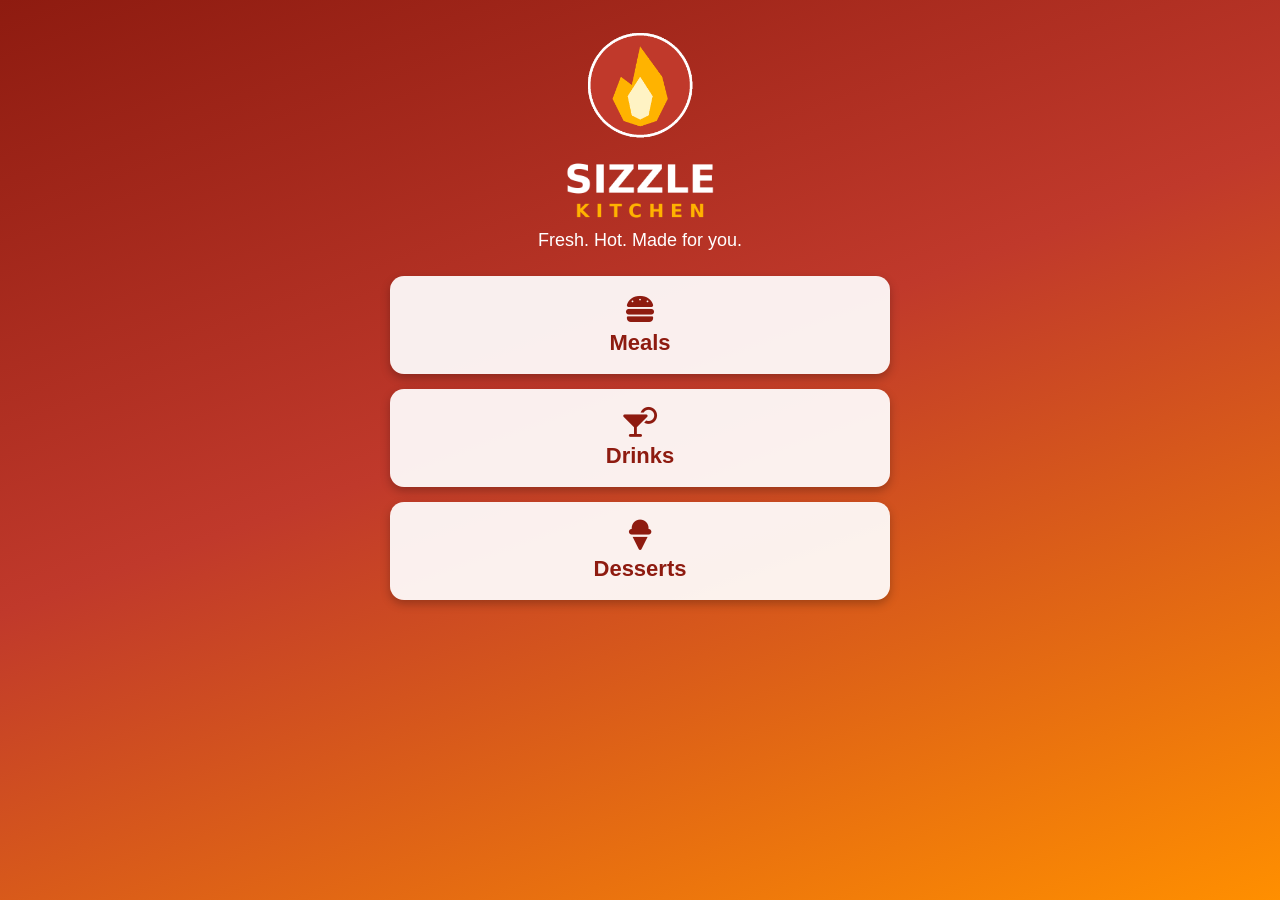
<file: index.html>
<!DOCTYPE html>
<html lang="en">
    <head>
        <meta charset="UTF-8" />
        <meta name="viewport" content="width=device-width, initial-scale=1.0">
        <title>Sizzle Kitchen</title>
        <link rel="stylesheet" href="style.css">
        <link rel="stylesheet" href="https://cdnjs.cloudflare.com/ajax/libs/font-awesome/6.5.1/css/all.min.css">
    </head>
    <body class="body-home">
        <div id="home">
            <img src="images/logo-img.png" id="home-logo-img">
            <img src="images/logo-text.png" id="home-logo-text">
            <p class="tagline">Fresh. Hot. Made for you.</p>
            <div class="home-menu">

                <a href="meals.html" class="home-menu-item">
                    <i class="fa-solid fa-burger"></i>
                    <p>Meals</p>
                </a>

                <a href="drinks.html" class="home-menu-item">
                    <i class="fa-solid fa-martini-glass-citrus"></i>
                    <p>Drinks</p>
                </a>

                <a href="desserts.html" class="home-menu-item">
                    <i class="fa-solid fa-ice-cream"></i>
                    <p>Desserts</p>
                </a>

            </div>
        </div>
    </body>
</html>
</file>
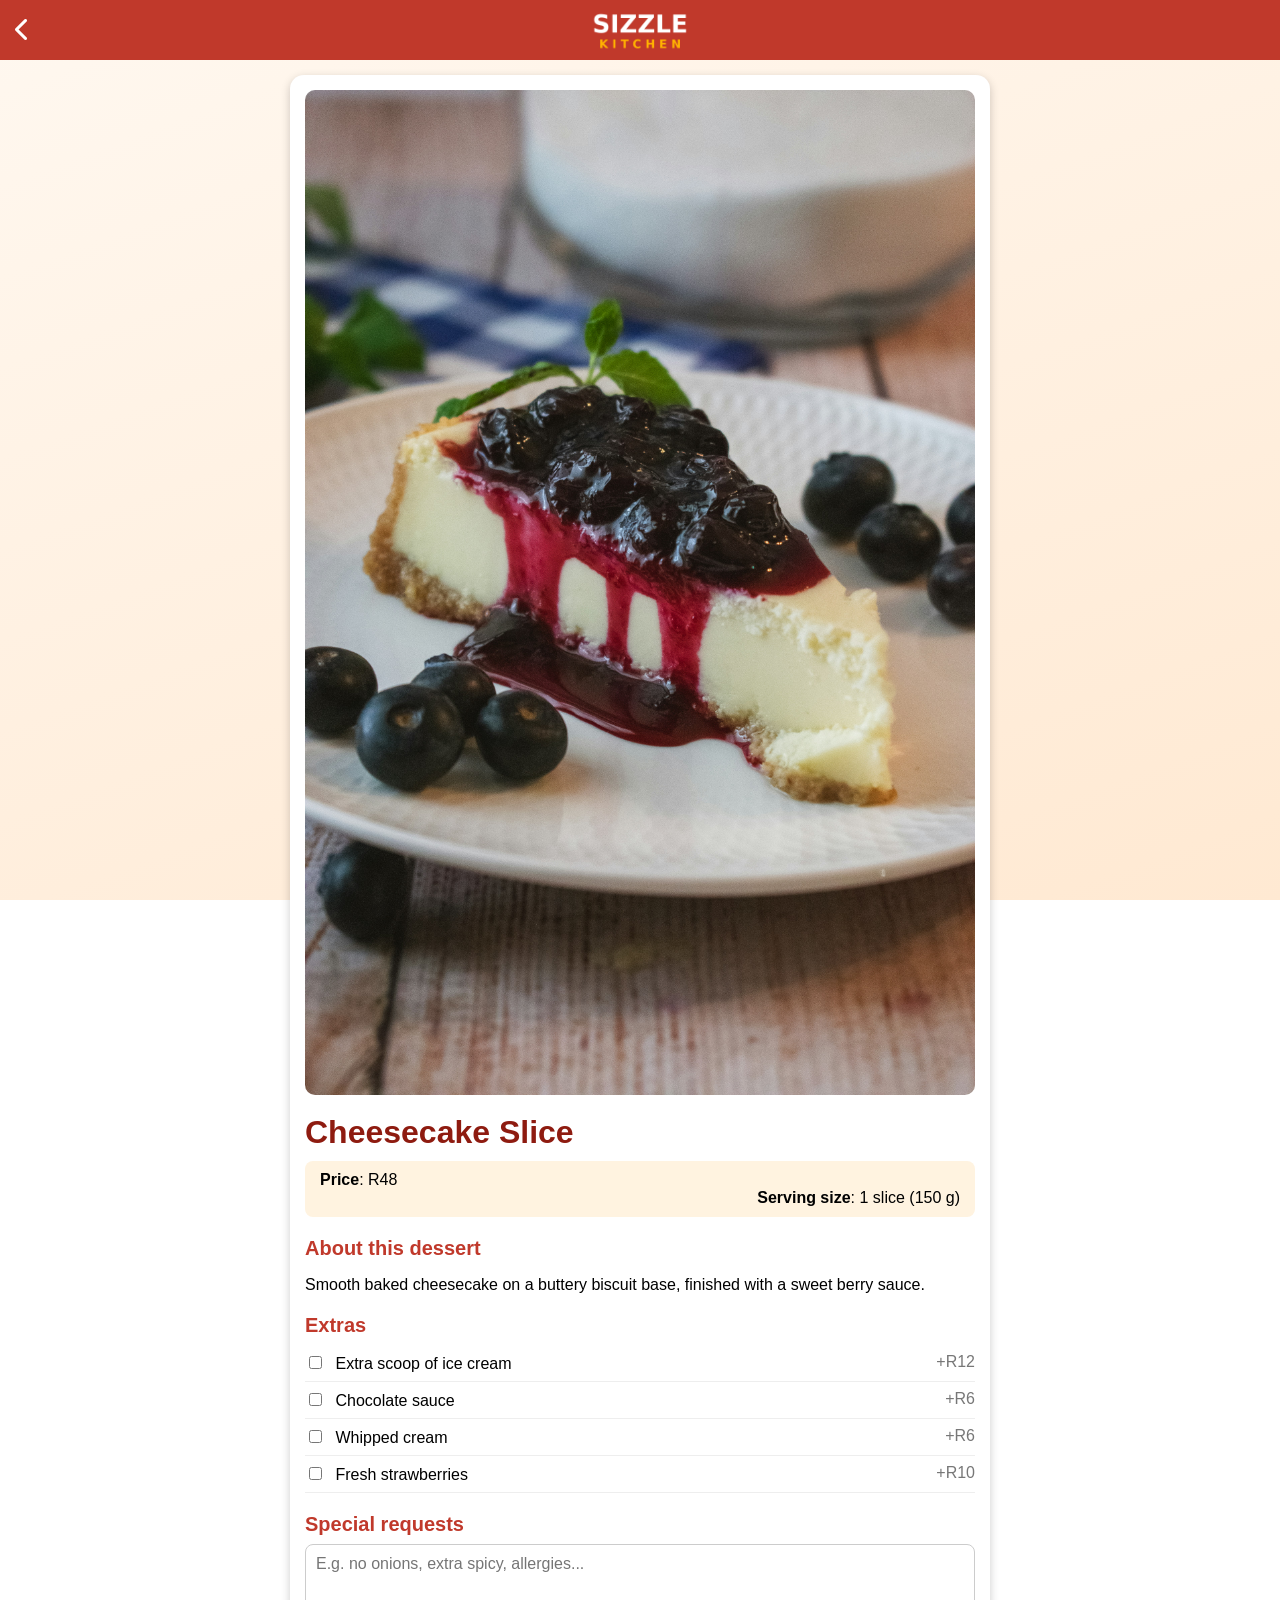
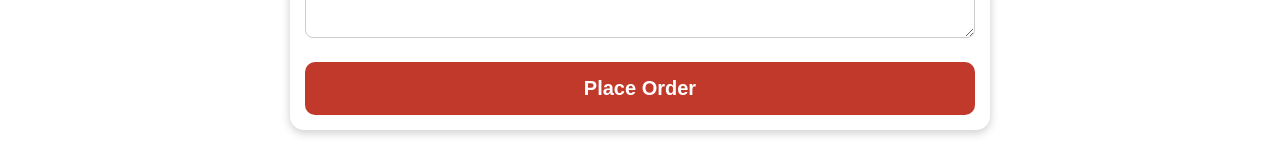
<file: cheesecake.html>
<!DOCTYPE html>
<html lang="en">
    <head>
        <meta charset="UTF-8" />
        <meta name="viewport" content="width=device-width, initial-scale=1.0">
        <title>Sizzle Kitchen | Desserts | Cheesecake Slice</title>
        <link rel="stylesheet" href="style.css">
        <link rel="stylesheet" href="https://cdnjs.cloudflare.com/ajax/libs/font-awesome/6.5.1/css/all.min.css">
    </head>
    <body class="body-recipes">

        <div class="header">
            <a href="desserts.html"><i class="fa-solid fa-chevron-left"></i></a>
            <img src="images/logo-text.png">
        </div>

        <div id="recipe">
            <div class="recipe-details">

                <img src="images/cheesecake.jpg.jpg">
                <h1>Cheesecake Slice</h1>

                <div class="recipe-details-info">
                    <p><b>Price</b>: R48</p>
                    <p style="float: right;"><b>Serving size</b>: 1 slice (150 g)</p>
                </div>

                <div class="recipe-details-about">
                    <h2>About this dessert</h2>
                    <p>Smooth baked cheesecake on a buttery biscuit base, finished with a sweet berry sauce.</p>
                </div>

                <form action="thanks.html">

                    <div class="recipe-details-extras">
                        <h2>Extras</h2>
                        <ul>
                            <li>
                                <input id="extra-01" type="checkbox" name="extras" value="Extra scoop of ice cream">
                                <label for="extra-01">Extra scoop of ice cream</label>
                                <span>+R12</span>
                            </li>
                            <li>
                                <input id="extra-02" type="checkbox" name="extras" value="Chocolate sauce">
                                <label for="extra-02">Chocolate sauce</label>
                                <span>+R6</span>
                            </li>
                            <li>
                                <input id="extra-03" type="checkbox" name="extras" value="Whipped cream">
                                <label for="extra-03">Whipped cream</label>
                                <span>+R6</span>
                            </li>
                            <li>
                                <input id="extra-04" type="checkbox" name="extras" value="Fresh strawberries">
                                <label for="extra-04">Fresh strawberries</label>
                                <span>+R10</span>
                            </li>
                        </ul>
                    </div>

                    <div class="recipe-details-notes">
                        <h2>Special requests</h2>
                        <textarea name="notes" rows="4" placeholder="E.g. no onions, extra spicy, allergies..."></textarea>
                    </div>

                    <button type="submit" class="order-button">Place Order</button>

                </form>

            </div>
        </div>

    </body>
</html>
</file>
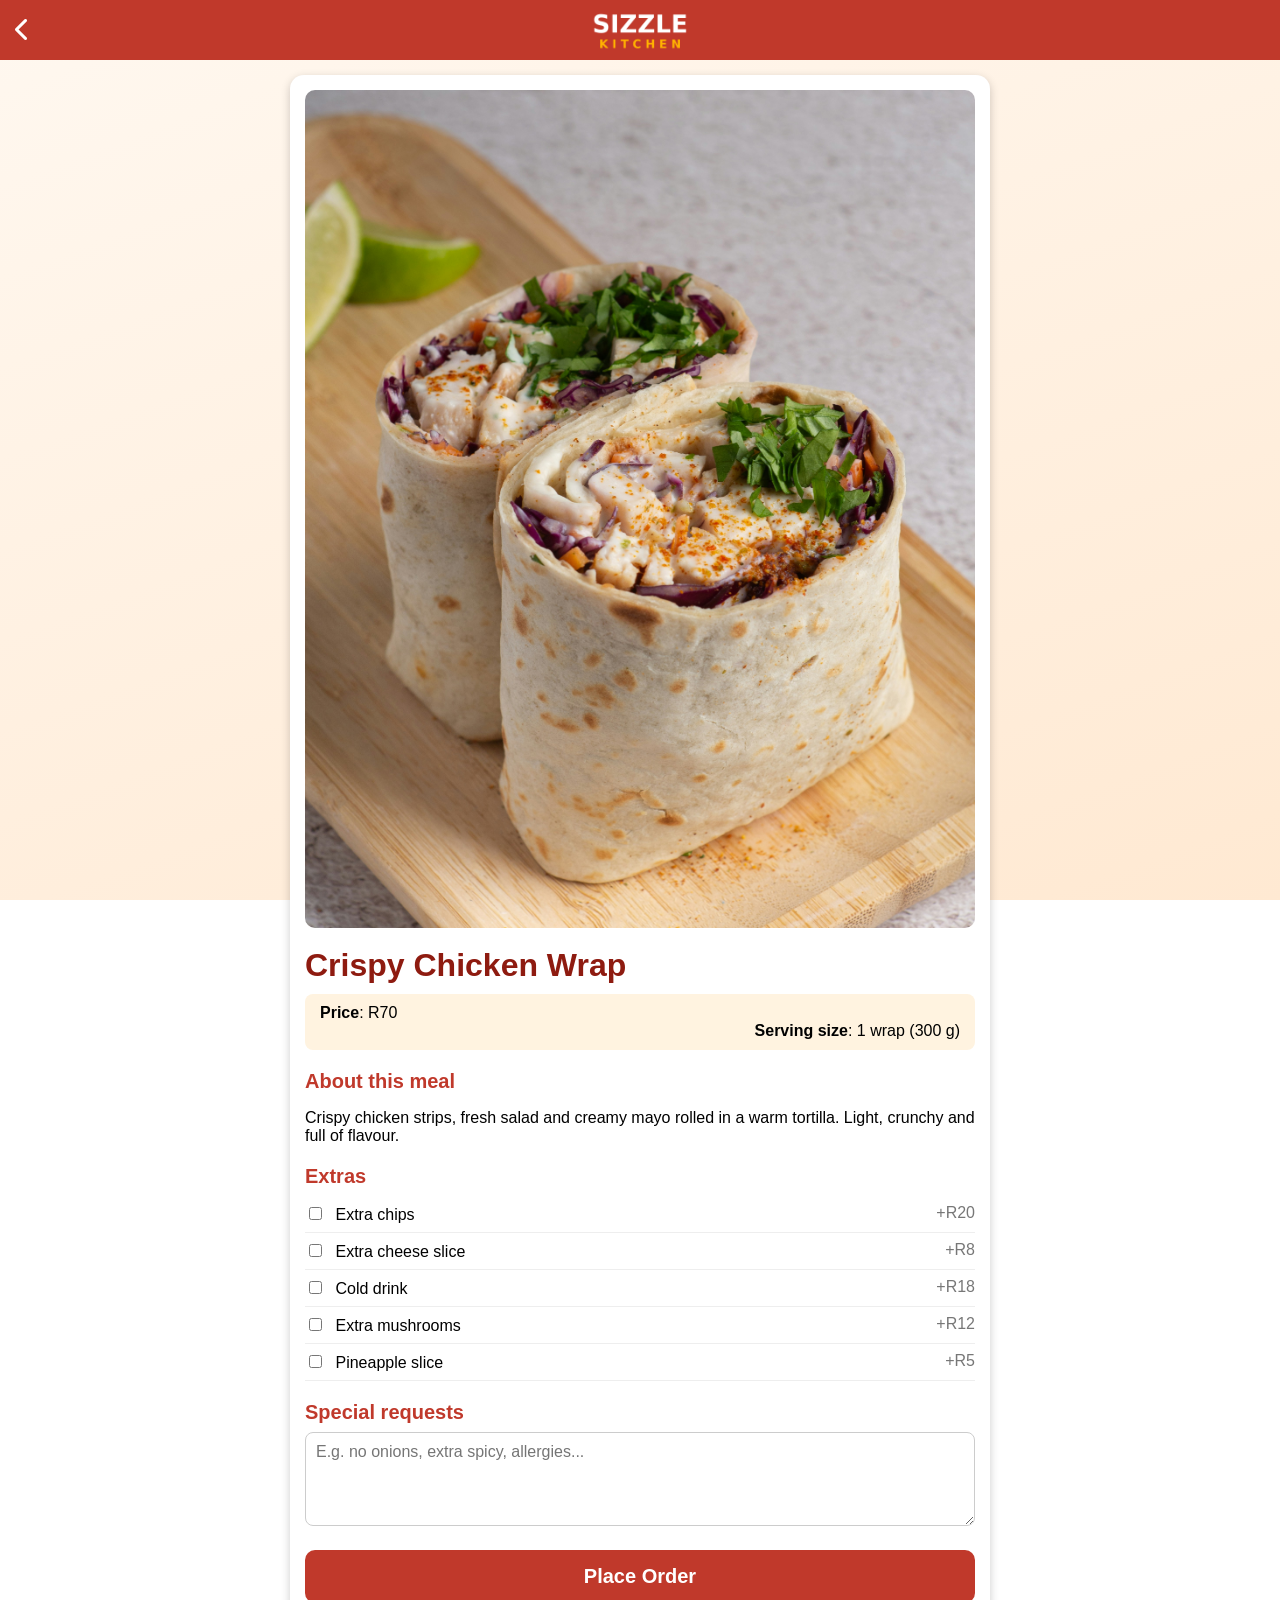
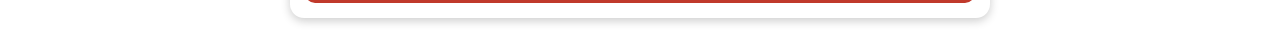
<file: chicken-wrap.html>
<!DOCTYPE html>
<html lang="en">
    <head>
        <meta charset="UTF-8" />
        <meta name="viewport" content="width=device-width, initial-scale=1.0">
        <title>Sizzle Kitchen | Meals | Crispy Chicken Wrap</title>
        <link rel="stylesheet" href="style.css">
        <link rel="stylesheet" href="https://cdnjs.cloudflare.com/ajax/libs/font-awesome/6.5.1/css/all.min.css">
    </head>
    <body class="body-recipes">

        <div class="header">
            <a href="meals.html"><i class="fa-solid fa-chevron-left"></i></a>
            <img src="images/logo-text.png">
        </div>

        <div id="recipe">
            <div class="recipe-details">

                <img src="images/chicken-wrap.jpg.jpg">
                <h1>Crispy Chicken Wrap</h1>

                <div class="recipe-details-info">
                    <p><b>Price</b>: R70</p>
                    <p style="float: right;"><b>Serving size</b>: 1 wrap (300 g)</p>
                </div>

                <div class="recipe-details-about">
                    <h2>About this meal</h2>
                    <p>Crispy chicken strips, fresh salad and creamy mayo rolled in a warm tortilla. Light, crunchy and full of flavour.</p>
                </div>

                <form action="thanks.html">

                    <div class="recipe-details-extras">
                        <h2>Extras</h2>
                        <ul>
                            <li>
                                <input id="extra-01" type="checkbox" name="extras" value="Extra chips">
                                <label for="extra-01">Extra chips</label>
                                <span>+R20</span>
                            </li>
                            <li>
                                <input id="extra-02" type="checkbox" name="extras" value="Extra cheese slice">
                                <label for="extra-02">Extra cheese slice</label>
                                <span>+R8</span>
                            </li>
                            <li>
                                <input id="extra-03" type="checkbox" name="extras" value="Cold drink">
                                <label for="extra-03">Cold drink</label>
                                <span>+R18</span>
                            </li>
                            <li>
                                <input id="extra-04" type="checkbox" name="extras" value="Extra mushrooms">
                                <label for="extra-04">Extra mushrooms</label>
                                <span>+R12</span>
                            </li>
                            <li>
                                <input id="extra-05" type="checkbox" name="extras" value="Pineapple slice">
                                <label for="extra-05">Pineapple slice</label>
                                <span>+R5</span>
                            </li>
                        </ul>
                    </div>

                    <div class="recipe-details-notes">
                        <h2>Special requests</h2>
                        <textarea name="notes" rows="4" placeholder="E.g. no onions, extra spicy, allergies..."></textarea>
                    </div>

                    <button type="submit" class="order-button">Place Order</button>

                </form>

            </div>
        </div>

    </body>
</html>
</file>
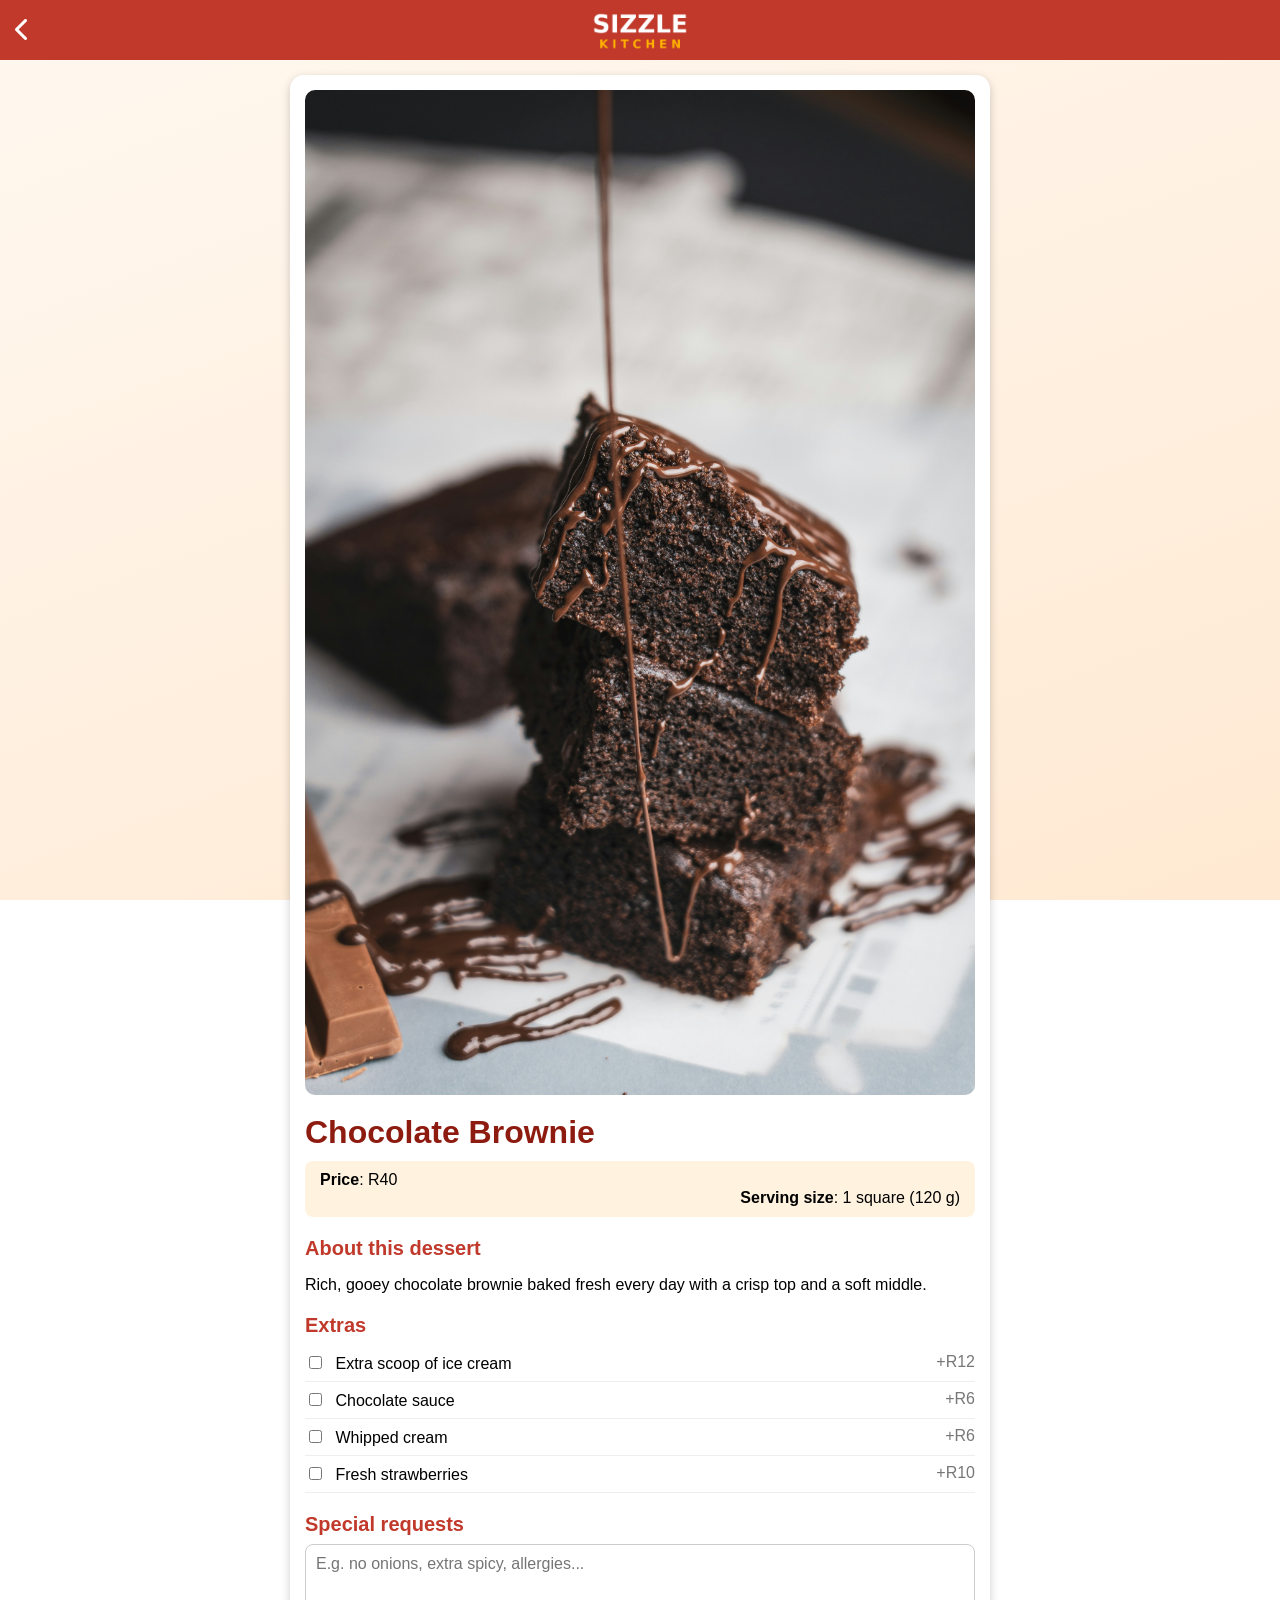
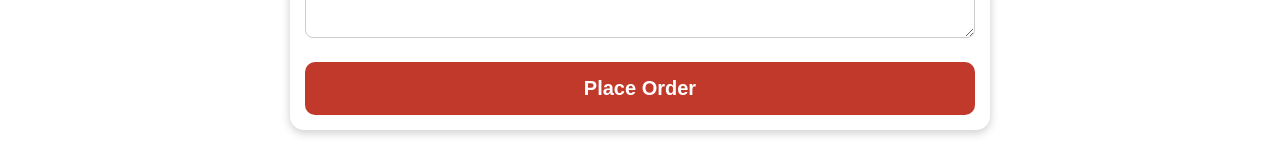
<file: chocolate-brownie.html>
<!DOCTYPE html>
<html lang="en">
    <head>
        <meta charset="UTF-8" />
        <meta name="viewport" content="width=device-width, initial-scale=1.0">
        <title>Sizzle Kitchen | Desserts | Chocolate Brownie</title>
        <link rel="stylesheet" href="style.css">
        <link rel="stylesheet" href="https://cdnjs.cloudflare.com/ajax/libs/font-awesome/6.5.1/css/all.min.css">
    </head>
    <body class="body-recipes">

        <div class="header">
            <a href="desserts.html"><i class="fa-solid fa-chevron-left"></i></a>
            <img src="images/logo-text.png">
        </div>

        <div id="recipe">
            <div class="recipe-details">

                <img src="images/chocolate-brownie.jpg.jpg">
                <h1>Chocolate Brownie</h1>

                <div class="recipe-details-info">
                    <p><b>Price</b>: R40</p>
                    <p style="float: right;"><b>Serving size</b>: 1 square (120 g)</p>
                </div>

                <div class="recipe-details-about">
                    <h2>About this dessert</h2>
                    <p>Rich, gooey chocolate brownie baked fresh every day with a crisp top and a soft middle.</p>
                </div>

                <form action="thanks.html">

                    <div class="recipe-details-extras">
                        <h2>Extras</h2>
                        <ul>
                            <li>
                                <input id="extra-01" type="checkbox" name="extras" value="Extra scoop of ice cream">
                                <label for="extra-01">Extra scoop of ice cream</label>
                                <span>+R12</span>
                            </li>
                            <li>
                                <input id="extra-02" type="checkbox" name="extras" value="Chocolate sauce">
                                <label for="extra-02">Chocolate sauce</label>
                                <span>+R6</span>
                            </li>
                            <li>
                                <input id="extra-03" type="checkbox" name="extras" value="Whipped cream">
                                <label for="extra-03">Whipped cream</label>
                                <span>+R6</span>
                            </li>
                            <li>
                                <input id="extra-04" type="checkbox" name="extras" value="Fresh strawberries">
                                <label for="extra-04">Fresh strawberries</label>
                                <span>+R10</span>
                            </li>
                        </ul>
                    </div>

                    <div class="recipe-details-notes">
                        <h2>Special requests</h2>
                        <textarea name="notes" rows="4" placeholder="E.g. no onions, extra spicy, allergies..."></textarea>
                    </div>

                    <button type="submit" class="order-button">Place Order</button>

                </form>

            </div>
        </div>

    </body>
</html>
</file>
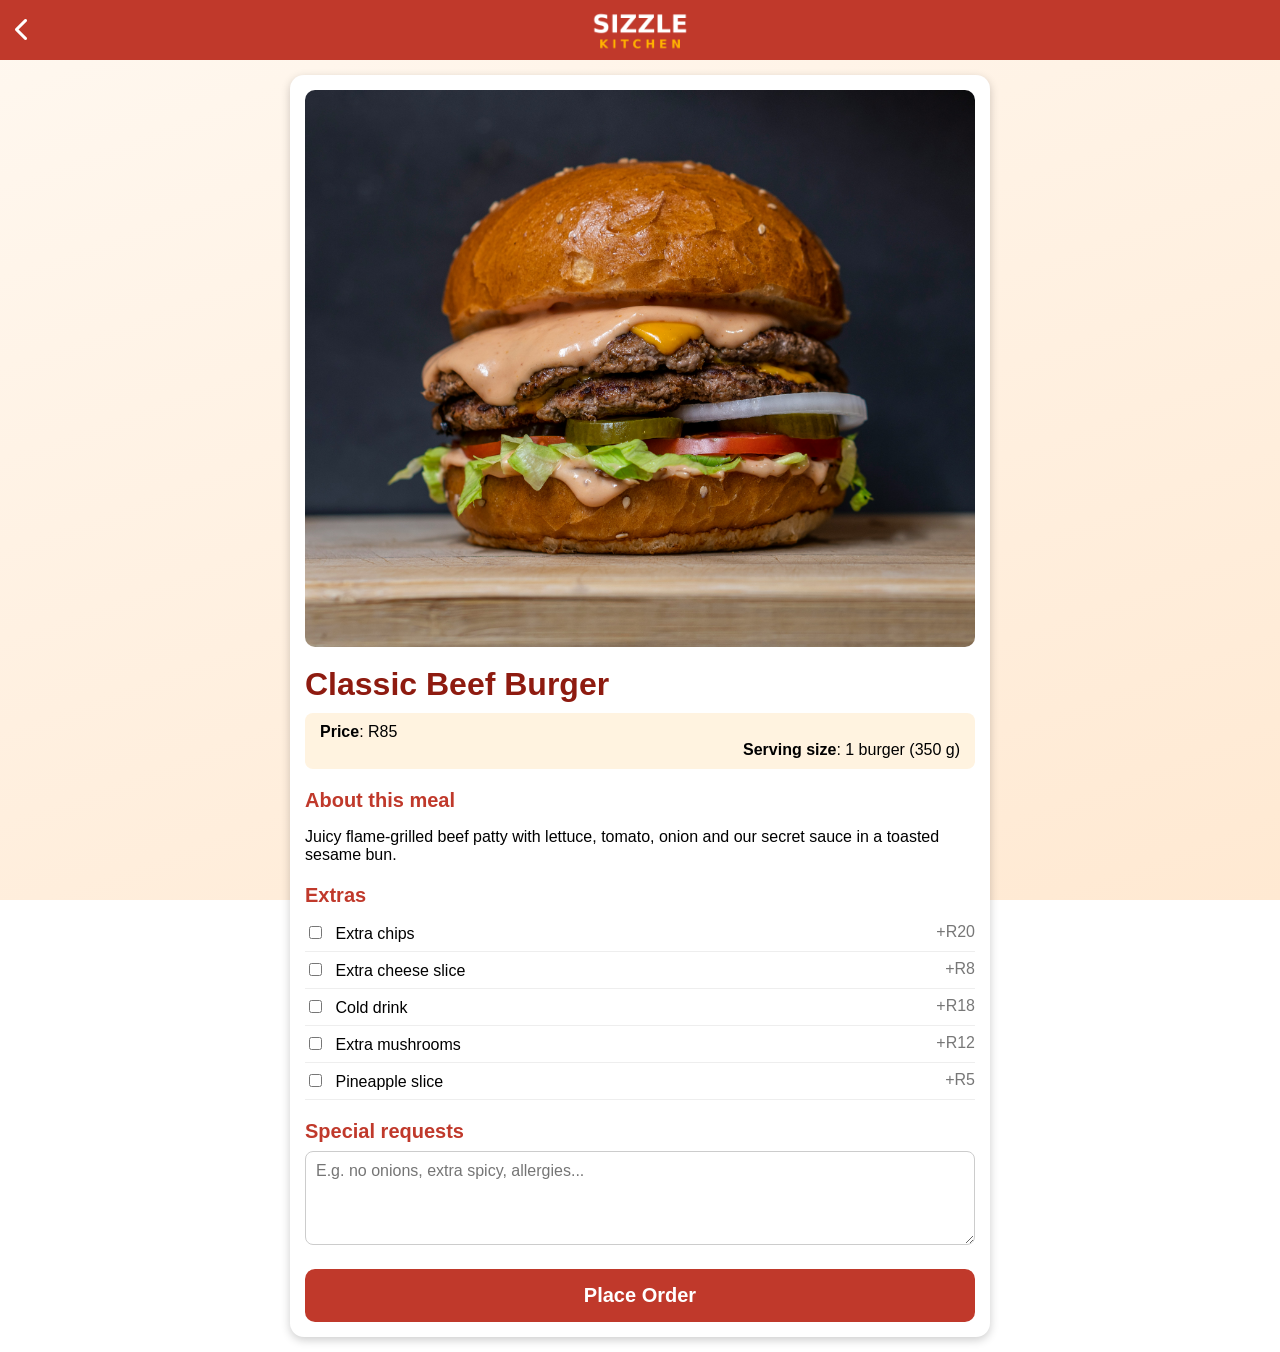
<file: classic-burger.html>
<!DOCTYPE html>
<html lang="en">
    <head>
        <meta charset="UTF-8" />
        <meta name="viewport" content="width=device-width, initial-scale=1.0">
        <title>Sizzle Kitchen | Meals | Classic Beef Burger</title>
        <link rel="stylesheet" href="style.css">
        <link rel="stylesheet" href="https://cdnjs.cloudflare.com/ajax/libs/font-awesome/6.5.1/css/all.min.css">
    </head>
    <body class="body-recipes">

        <div class="header">
            <a href="meals.html"><i class="fa-solid fa-chevron-left"></i></a>
            <img src="images/logo-text.png">
        </div>

        <div id="recipe">
            <div class="recipe-details">

                <img src="images/classic-burger.jpg.jpg">
                <h1>Classic Beef Burger</h1>

                <div class="recipe-details-info">
                    <p><b>Price</b>: R85</p>
                    <p style="float: right;"><b>Serving size</b>: 1 burger (350 g)</p>
                </div>

                <div class="recipe-details-about">
                    <h2>About this meal</h2>
                    <p>Juicy flame-grilled beef patty with lettuce, tomato, onion and our secret sauce in a toasted sesame bun.</p>
                </div>

                <form action="thanks.html">

                    <div class="recipe-details-extras">
                        <h2>Extras</h2>
                        <ul>
                            <li>
                                <input id="extra-01" type="checkbox" name="extras" value="Extra chips">
                                <label for="extra-01">Extra chips</label>
                                <span>+R20</span>
                            </li>
                            <li>
                                <input id="extra-02" type="checkbox" name="extras" value="Extra cheese slice">
                                <label for="extra-02">Extra cheese slice</label>
                                <span>+R8</span>
                            </li>
                            <li>
                                <input id="extra-03" type="checkbox" name="extras" value="Cold drink">
                                <label for="extra-03">Cold drink</label>
                                <span>+R18</span>
                            </li>
                            <li>
                                <input id="extra-04" type="checkbox" name="extras" value="Extra mushrooms">
                                <label for="extra-04">Extra mushrooms</label>
                                <span>+R12</span>
                            </li>
                            <li>
                                <input id="extra-05" type="checkbox" name="extras" value="Pineapple slice">
                                <label for="extra-05">Pineapple slice</label>
                                <span>+R5</span>
                            </li>
                        </ul>
                    </div>

                    <div class="recipe-details-notes">
                        <h2>Special requests</h2>
                        <textarea name="notes" rows="4" placeholder="E.g. no onions, extra spicy, allergies..."></textarea>
                    </div>

                    <button type="submit" class="order-button">Place Order</button>

                </form>

            </div>
        </div>

    </body>
</html>
</file>
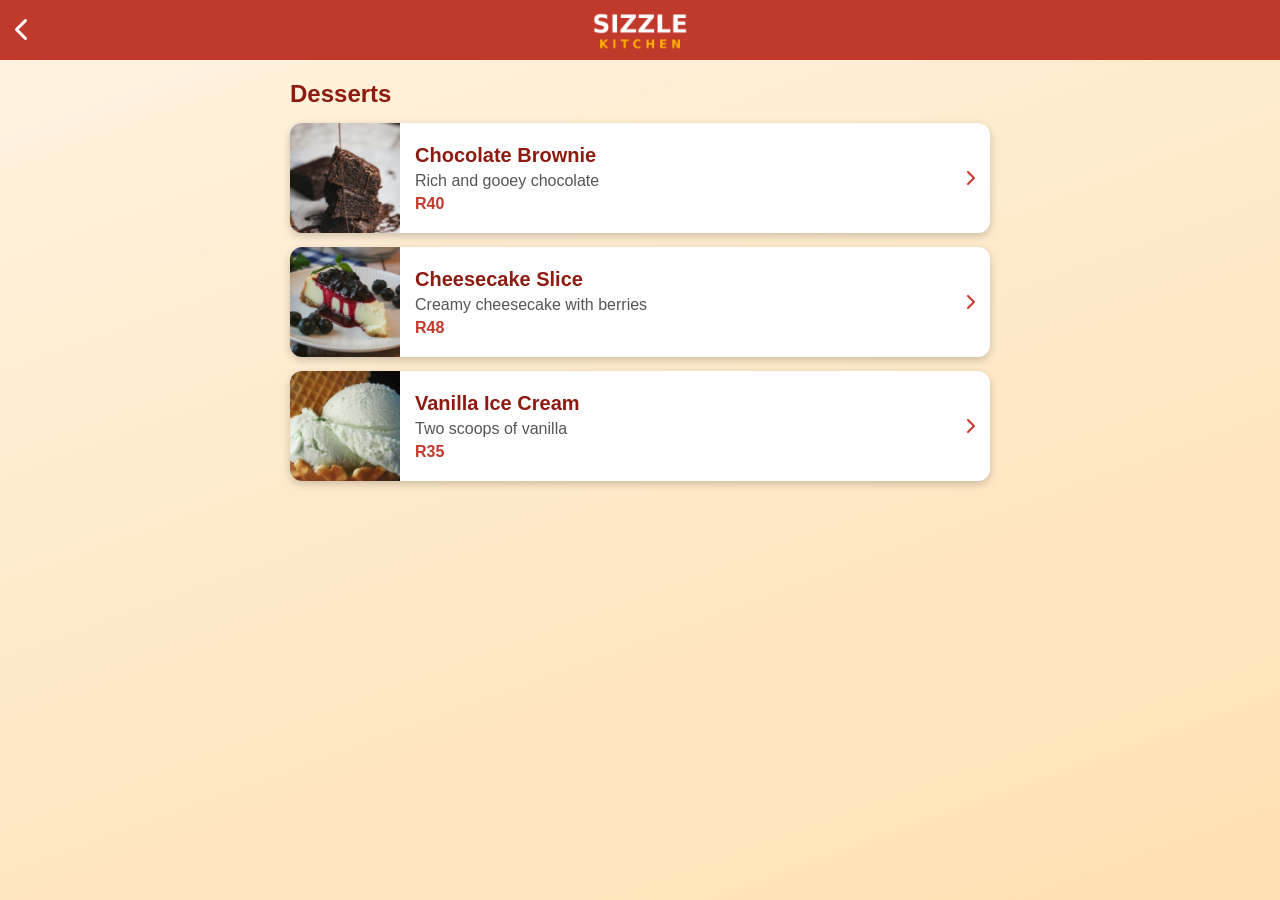
<file: desserts.html>
<!DOCTYPE html>
<html lang="en">
    <head>
        <meta charset="UTF-8" />
        <meta name="viewport" content="width=device-width, initial-scale=1.0">
        <title>Sizzle Kitchen | Desserts</title>
        <link rel="stylesheet" href="style.css">
        <link rel="stylesheet" href="https://cdnjs.cloudflare.com/ajax/libs/font-awesome/6.5.1/css/all.min.css">
    </head>
    <body class="body-meals">

        <div class="header">
            <a href="index.html"><i class="fa-solid fa-chevron-left"></i></a>
            <img src="images/logo-text.png">
        </div>

        <div id="meals">
            <h2>Desserts</h2>
            <div id="meals-list">

                <a href="chocolate-brownie.html">
                    <div class="meals-list-item">
                        <img src="images/chocolate-brownie.jpg.jpg">
                        <div class="meals-list-text">
                            <h1>Chocolate Brownie</h1>
                            <p>Rich and gooey chocolate</p>
                            <p class="price">R40</p>
                        </div>
                        <i class="fa-solid fa-chevron-right arrow"></i>
                    </div>
                </a>

                <a href="cheesecake.html">
                    <div class="meals-list-item">
                        <img src="images/cheesecake.jpg.jpg">
                        <div class="meals-list-text">
                            <h1>Cheesecake Slice</h1>
                            <p>Creamy cheesecake with berries</p>
                            <p class="price">R48</p>
                        </div>
                        <i class="fa-solid fa-chevron-right arrow"></i>
                    </div>
                </a>

                <a href="vanilla-ice-cream.html">
                    <div class="meals-list-item">
                        <img src="images/vanilla-ice-cream.jpg.jpg">
                        <div class="meals-list-text">
                            <h1>Vanilla Ice Cream</h1>
                            <p>Two scoops of vanilla</p>
                            <p class="price">R35</p>
                        </div>
                        <i class="fa-solid fa-chevron-right arrow"></i>
                    </div>
                </a>

            </div>
        </div>

    </body>
</html>
</file>
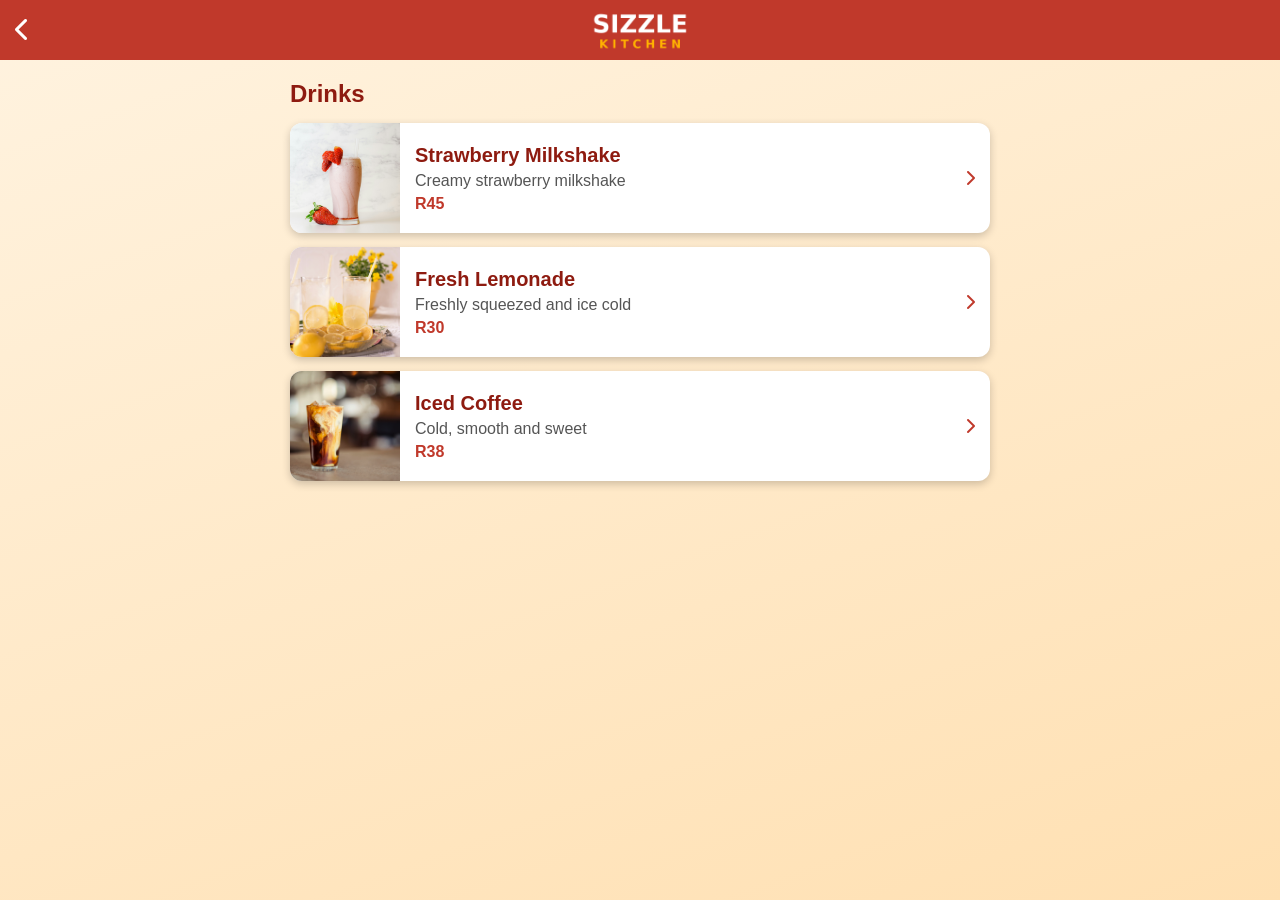
<file: drinks.html>
<!DOCTYPE html>
<html lang="en">
    <head>
        <meta charset="UTF-8" />
        <meta name="viewport" content="width=device-width, initial-scale=1.0">
        <title>Sizzle Kitchen | Drinks</title>
        <link rel="stylesheet" href="style.css">
        <link rel="stylesheet" href="https://cdnjs.cloudflare.com/ajax/libs/font-awesome/6.5.1/css/all.min.css">
    </head>
    <body class="body-meals">

        <div class="header">
            <a href="index.html"><i class="fa-solid fa-chevron-left"></i></a>
            <img src="images/logo-text.png">
        </div>

        <div id="meals">
            <h2>Drinks</h2>
            <div id="meals-list">

                <a href="strawberry-milkshake.html">
                    <div class="meals-list-item">
                        <img src="images/strawberry-milkshake.jpg.jpg">
                        <div class="meals-list-text">
                            <h1>Strawberry Milkshake</h1>
                            <p>Creamy strawberry milkshake</p>
                            <p class="price">R45</p>
                        </div>
                        <i class="fa-solid fa-chevron-right arrow"></i>
                    </div>
                </a>

                <a href="fresh-lemonade.html">
                    <div class="meals-list-item">
                        <img src="images/fresh-lemonade.jpg.jpg">
                        <div class="meals-list-text">
                            <h1>Fresh Lemonade</h1>
                            <p>Freshly squeezed and ice cold</p>
                            <p class="price">R30</p>
                        </div>
                        <i class="fa-solid fa-chevron-right arrow"></i>
                    </div>
                </a>

                <a href="iced-coffee.html">
                    <div class="meals-list-item">
                        <img src="images/iced-coffee.jpg.jpg">
                        <div class="meals-list-text">
                            <h1>Iced Coffee</h1>
                            <p>Cold, smooth and sweet</p>
                            <p class="price">R38</p>
                        </div>
                        <i class="fa-solid fa-chevron-right arrow"></i>
                    </div>
                </a>

            </div>
        </div>

    </body>
</html>
</file>
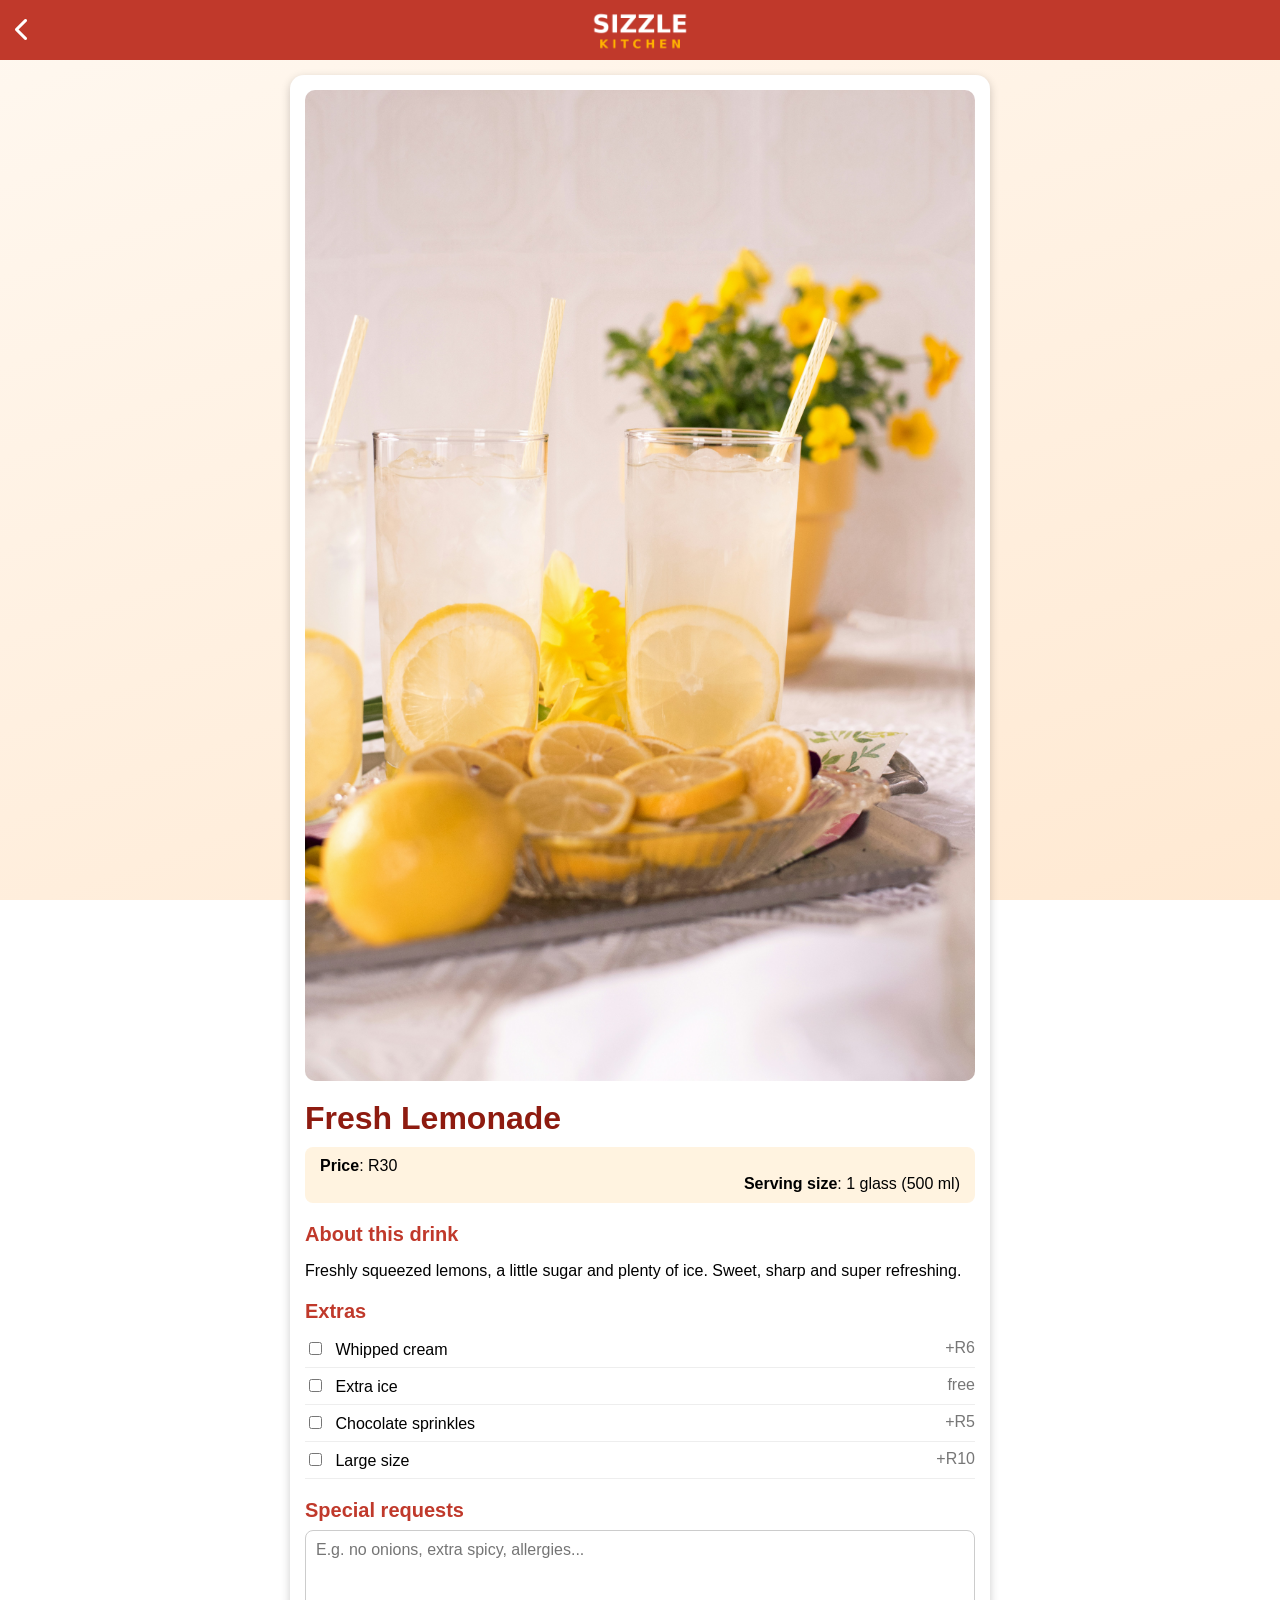
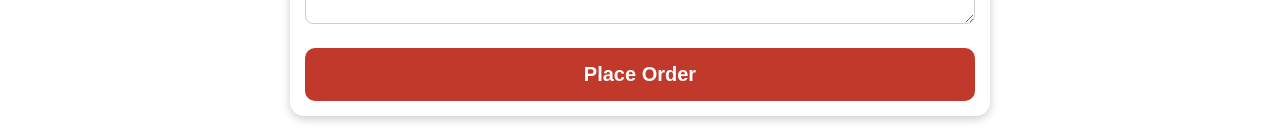
<file: fresh-lemonade.html>
<!DOCTYPE html>
<html lang="en">
    <head>
        <meta charset="UTF-8" />
        <meta name="viewport" content="width=device-width, initial-scale=1.0">
        <title>Sizzle Kitchen | Drinks | Fresh Lemonade</title>
        <link rel="stylesheet" href="style.css">
        <link rel="stylesheet" href="https://cdnjs.cloudflare.com/ajax/libs/font-awesome/6.5.1/css/all.min.css">
    </head>
    <body class="body-recipes">

        <div class="header">
            <a href="drinks.html"><i class="fa-solid fa-chevron-left"></i></a>
            <img src="images/logo-text.png">
        </div>

        <div id="recipe">
            <div class="recipe-details">

                <img src="images/fresh-lemonade.jpg.jpg">
                <h1>Fresh Lemonade</h1>

                <div class="recipe-details-info">
                    <p><b>Price</b>: R30</p>
                    <p style="float: right;"><b>Serving size</b>: 1 glass (500 ml)</p>
                </div>

                <div class="recipe-details-about">
                    <h2>About this drink</h2>
                    <p>Freshly squeezed lemons, a little sugar and plenty of ice. Sweet, sharp and super refreshing.</p>
                </div>

                <form action="thanks.html">

                    <div class="recipe-details-extras">
                        <h2>Extras</h2>
                        <ul>
                            <li>
                                <input id="extra-01" type="checkbox" name="extras" value="Whipped cream">
                                <label for="extra-01">Whipped cream</label>
                                <span>+R6</span>
                            </li>
                            <li>
                                <input id="extra-02" type="checkbox" name="extras" value="Extra ice">
                                <label for="extra-02">Extra ice</label>
                                <span>free</span>
                            </li>
                            <li>
                                <input id="extra-03" type="checkbox" name="extras" value="Chocolate sprinkles">
                                <label for="extra-03">Chocolate sprinkles</label>
                                <span>+R5</span>
                            </li>
                            <li>
                                <input id="extra-04" type="checkbox" name="extras" value="Large size">
                                <label for="extra-04">Large size</label>
                                <span>+R10</span>
                            </li>
                        </ul>
                    </div>

                    <div class="recipe-details-notes">
                        <h2>Special requests</h2>
                        <textarea name="notes" rows="4" placeholder="E.g. no onions, extra spicy, allergies..."></textarea>
                    </div>

                    <button type="submit" class="order-button">Place Order</button>

                </form>

            </div>
        </div>

    </body>
</html>
</file>
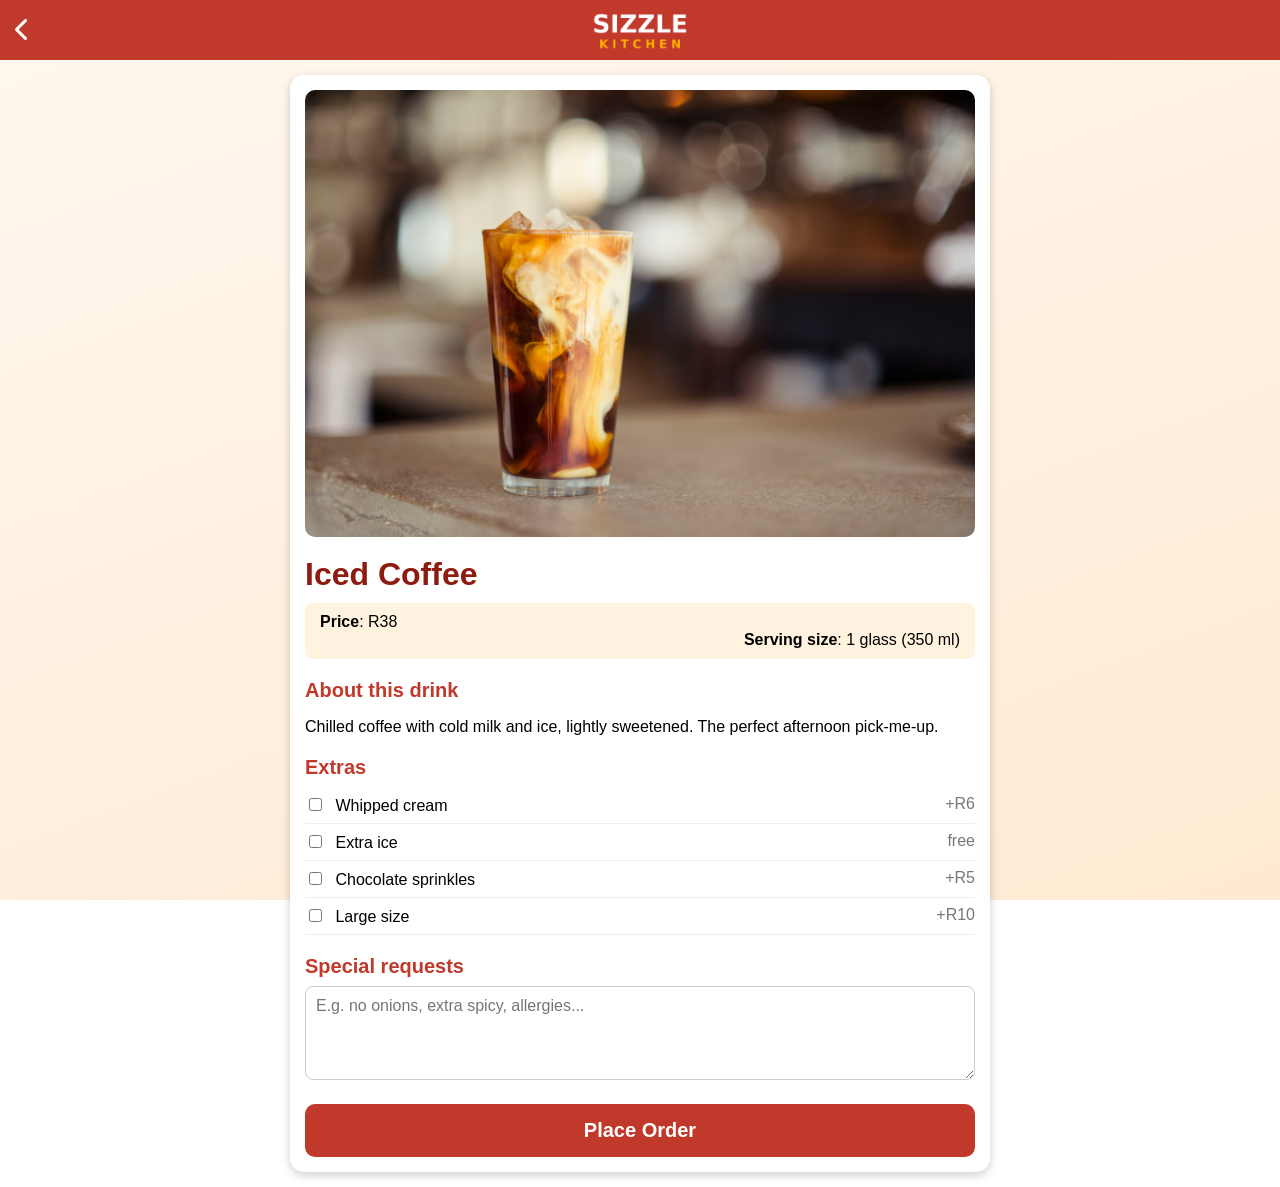
<file: iced-coffee.html>
<!DOCTYPE html>
<html lang="en">
    <head>
        <meta charset="UTF-8" />
        <meta name="viewport" content="width=device-width, initial-scale=1.0">
        <title>Sizzle Kitchen | Drinks | Iced Coffee</title>
        <link rel="stylesheet" href="style.css">
        <link rel="stylesheet" href="https://cdnjs.cloudflare.com/ajax/libs/font-awesome/6.5.1/css/all.min.css">
    </head>
    <body class="body-recipes">

        <div class="header">
            <a href="drinks.html"><i class="fa-solid fa-chevron-left"></i></a>
            <img src="images/logo-text.png">
        </div>

        <div id="recipe">
            <div class="recipe-details">

                <img src="images/iced-coffee.jpg.jpg">
                <h1>Iced Coffee</h1>

                <div class="recipe-details-info">
                    <p><b>Price</b>: R38</p>
                    <p style="float: right;"><b>Serving size</b>: 1 glass (350 ml)</p>
                </div>

                <div class="recipe-details-about">
                    <h2>About this drink</h2>
                    <p>Chilled coffee with cold milk and ice, lightly sweetened. The perfect afternoon pick-me-up.</p>
                </div>

                <form action="thanks.html">

                    <div class="recipe-details-extras">
                        <h2>Extras</h2>
                        <ul>
                            <li>
                                <input id="extra-01" type="checkbox" name="extras" value="Whipped cream">
                                <label for="extra-01">Whipped cream</label>
                                <span>+R6</span>
                            </li>
                            <li>
                                <input id="extra-02" type="checkbox" name="extras" value="Extra ice">
                                <label for="extra-02">Extra ice</label>
                                <span>free</span>
                            </li>
                            <li>
                                <input id="extra-03" type="checkbox" name="extras" value="Chocolate sprinkles">
                                <label for="extra-03">Chocolate sprinkles</label>
                                <span>+R5</span>
                            </li>
                            <li>
                                <input id="extra-04" type="checkbox" name="extras" value="Large size">
                                <label for="extra-04">Large size</label>
                                <span>+R10</span>
                            </li>
                        </ul>
                    </div>

                    <div class="recipe-details-notes">
                        <h2>Special requests</h2>
                        <textarea name="notes" rows="4" placeholder="E.g. no onions, extra spicy, allergies..."></textarea>
                    </div>

                    <button type="submit" class="order-button">Place Order</button>

                </form>

            </div>
        </div>

    </body>
</html>
</file>
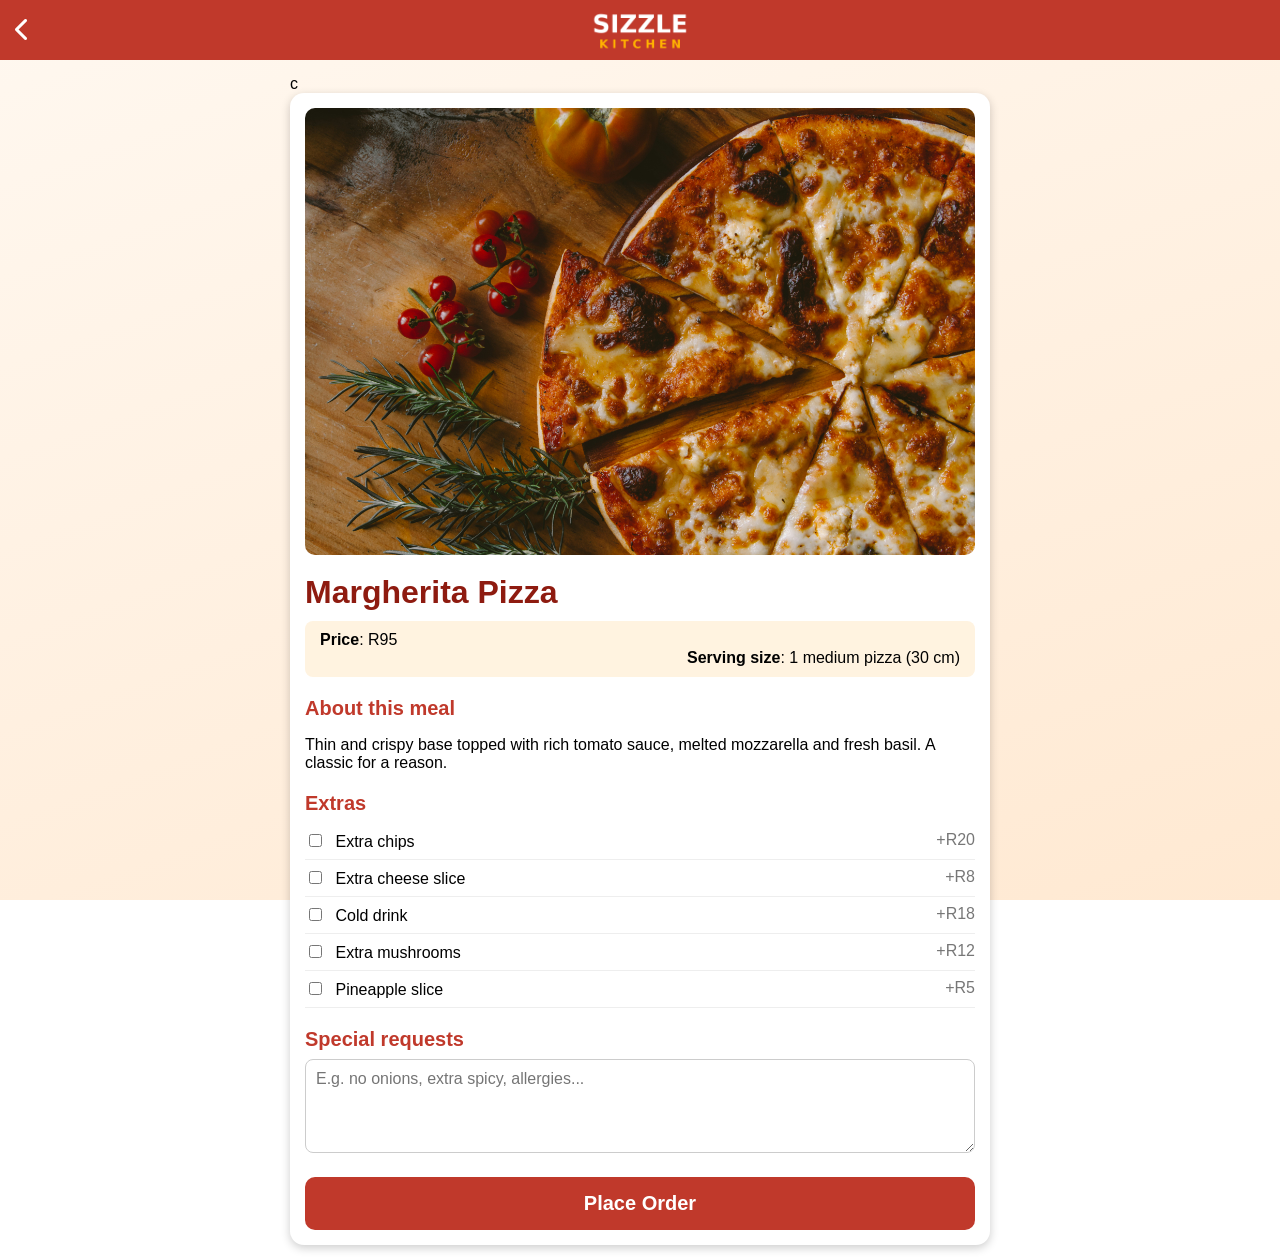
<file: margherita-pizza.html>
<!DOCTYPE html>
<html lang="en">
    <head>
        <meta charset="UTF-8" />
        <meta name="viewport" content="width=device-width, initial-scale=1.0">
        <title>Sizzle Kitchen | Meals | Margherita Pizza</title>
        <link rel="stylesheet" href="style.css">
        <link rel="stylesheet" href="https://cdnjs.cloudflare.com/ajax/libs/font-awesome/6.5.1/css/all.min.css">
    </head>
    <body class="body-recipes">

        <div class="header">
            <a href="meals.html"><i class="fa-solid fa-chevron-left"></i></a>
            <img src="images/logo-text.png">
        </div>

        <div id="recipe">
            c<div class="recipe-details">

                <img src="images/margherita-pizza.jpg.jpg">
                <h1>Margherita Pizza</h1>

                <div class="recipe-details-info">
                    <p><b>Price</b>: R95</p>
                    <p style="float: right;"><b>Serving size</b>: 1 medium pizza (30 cm)</p>
                </div>

                <div class="recipe-details-about">
                    <h2>About this meal</h2>
                    <p>Thin and crispy base topped with rich tomato sauce, melted mozzarella and fresh basil. A classic for a reason.</p>
                </div>

                <form action="thanks.html">

                    <div class="recipe-details-extras">
                        <h2>Extras</h2>
                        <ul>
                            <li>
                                <input id="extra-01" type="checkbox" name="extras" value="Extra chips">
                                <label for="extra-01">Extra chips</label>
                                <span>+R20</span>
                            </li>
                            <li>
                                <input id="extra-02" type="checkbox" name="extras" value="Extra cheese slice">
                                <label for="extra-02">Extra cheese slice</label>
                                <span>+R8</span>
                            </li>
                            <li>
                                <input id="extra-03" type="checkbox" name="extras" value="Cold drink">
                                <label for="extra-03">Cold drink</label>
                                <span>+R18</span>
                            </li>
                            <li>
                                <input id="extra-04" type="checkbox" name="extras" value="Extra mushrooms">
                                <label for="extra-04">Extra mushrooms</label>
                                <span>+R12</span>
                            </li>
                            <li>
                                <input id="extra-05" type="checkbox" name="extras" value="Pineapple slice">
                                <label for="extra-05">Pineapple slice</label>
                                <span>+R5</span>
                            </li>
                        </ul>
                    </div>

                    <div class="recipe-details-notes">
                        <h2>Special requests</h2>
                        <textarea name="notes" rows="4" placeholder="E.g. no onions, extra spicy, allergies..."></textarea>
                    </div>

                    <button type="submit" class="order-button">Place Order</button>

                </form>

            </div>
        </div>

    </body>
</html>
</file>
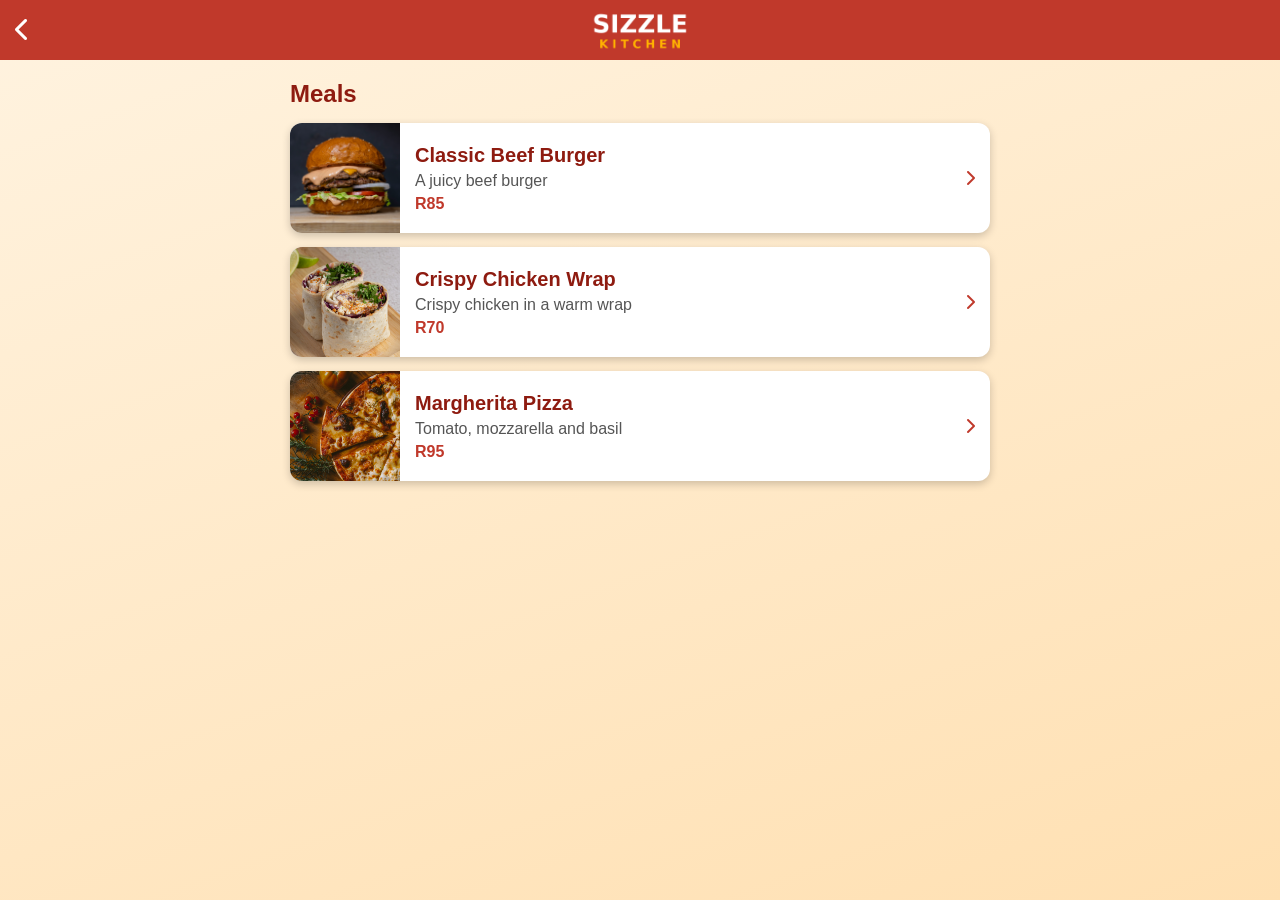
<file: meals.html>
<!DOCTYPE html>
<html lang="en">
    <head>
        <meta charset="UTF-8" />
        <meta name="viewport" content="width=device-width, initial-scale=1.0">
        <title>Sizzle Kitchen | Meals</title>
        <link rel="stylesheet" href="style.css">
        <link rel="stylesheet" href="https://cdnjs.cloudflare.com/ajax/libs/font-awesome/6.5.1/css/all.min.css">
    </head>
    <body class="body-meals">

        <div class="header">
            <a href="index.html"><i class="fa-solid fa-chevron-left"></i></a>
            <img src="images/logo-text.png">
        </div>

        <div id="meals">
            <h2>Meals</h2>
            <div id="meals-list">

                <a href="classic-burger.html">
                    <div class="meals-list-item">
                        <img src="images/classic-burger.jpg.jpg">
                        <div class="meals-list-text">
                            <h1>Classic Beef Burger</h1>
                            <p>A juicy beef burger</p>
                            <p class="price">R85</p>
                        </div>
                        <i class="fa-solid fa-chevron-right arrow"></i>
                    </div>
                </a>

                <a href="chicken-wrap.html">
                    <div class="meals-list-item">
                        <img src="images/chicken-wrap.jpg.jpg">
                        <div class="meals-list-text">
                            <h1>Crispy Chicken Wrap</h1>
                            <p>Crispy chicken in a warm wrap</p>
                            <p class="price">R70</p>
                        </div>
                        <i class="fa-solid fa-chevron-right arrow"></i>
                    </div>
                </a>

                <a href="margherita-pizza.html">
                    <div class="meals-list-item">
                        <img src="images/margherita-pizza.jpg.jpg">
                        <div class="meals-list-text">
                            <h1>Margherita Pizza</h1>
                            <p>Tomato, mozzarella and basil</p>
                            <p class="price">R95</p>
                        </div>
                        <i class="fa-solid fa-chevron-right arrow"></i>
                    </div>
                </a>

            </div>
        </div>

    </body>
</html>
</file>
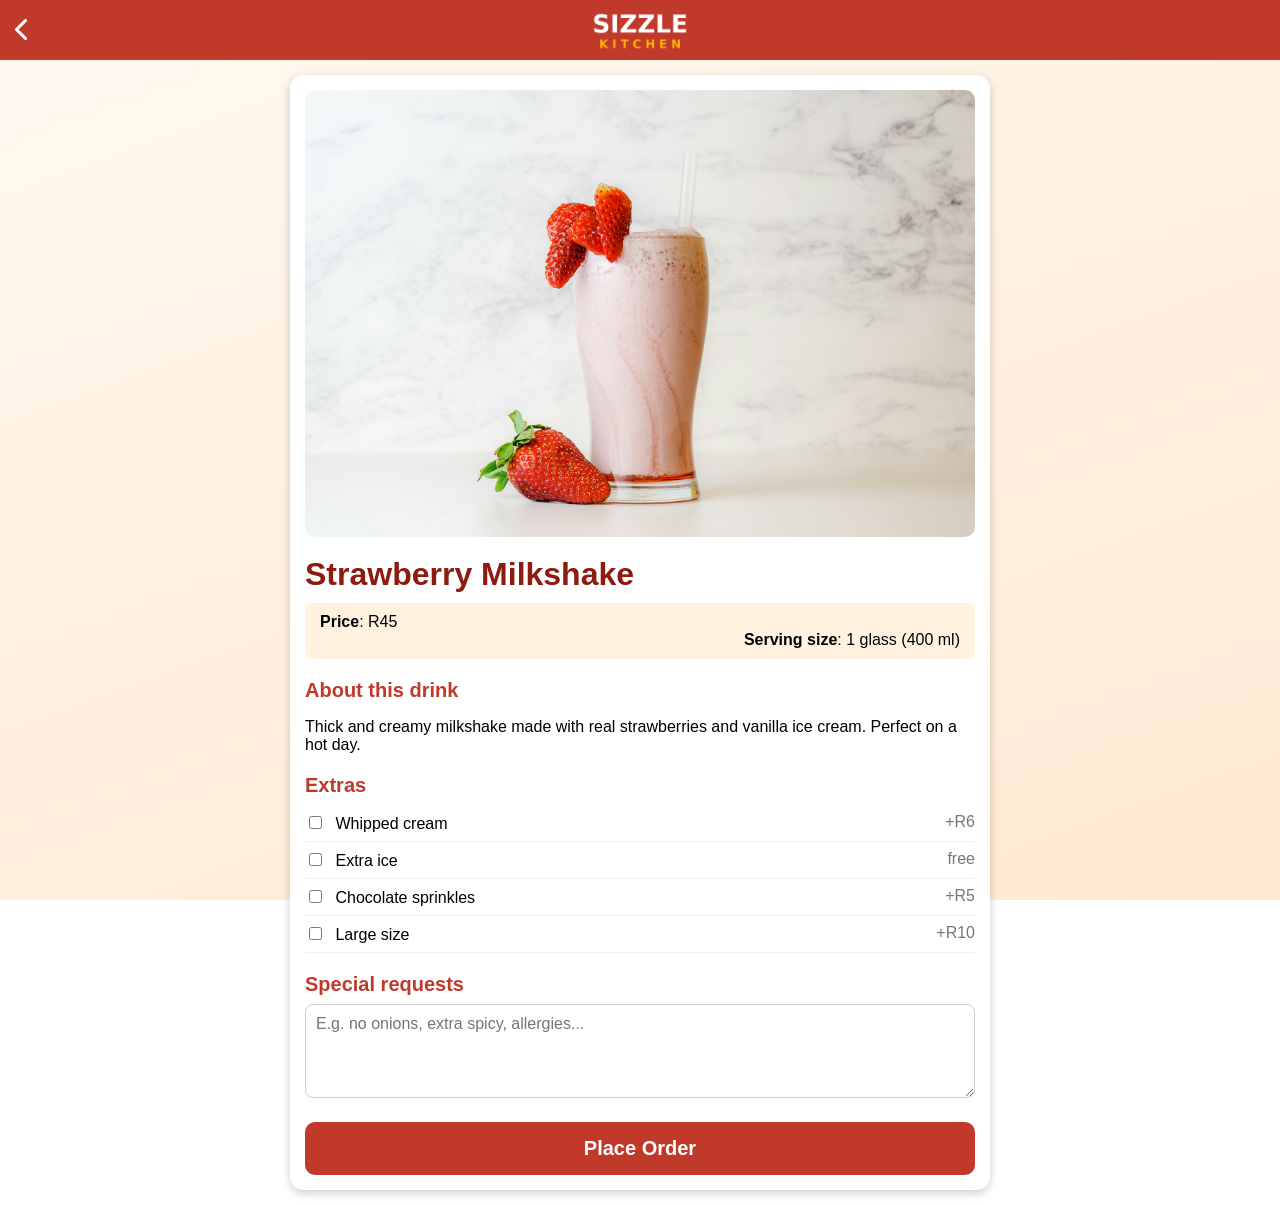
<file: strawberry-milkshake.html>
<!DOCTYPE html>
<html lang="en">
    <head>
        <meta charset="UTF-8" />
        <meta name="viewport" content="width=device-width, initial-scale=1.0">
        <title>Sizzle Kitchen | Drinks | Strawberry Milkshake</title>
        <link rel="stylesheet" href="style.css">
        <link rel="stylesheet" href="https://cdnjs.cloudflare.com/ajax/libs/font-awesome/6.5.1/css/all.min.css">
    </head>
    <body class="body-recipes">

        <div class="header">
            <a href="drinks.html"><i class="fa-solid fa-chevron-left"></i></a>
            <img src="images/logo-text.png">
        </div>

        <div id="recipe">
            <div class="recipe-details">

                <img src="images/strawberry-milkshake.jpg.jpg">
                <h1>Strawberry Milkshake</h1>

                <div class="recipe-details-info">
                    <p><b>Price</b>: R45</p>
                    <p style="float: right;"><b>Serving size</b>: 1 glass (400 ml)</p>
                </div>

                <div class="recipe-details-about">
                    <h2>About this drink</h2>
                    <p>Thick and creamy milkshake made with real strawberries and vanilla ice cream. Perfect on a hot day.</p>
                </div>

                <form action="thanks.html">

                    <div class="recipe-details-extras">
                        <h2>Extras</h2>
                        <ul>
                            <li>
                                <input id="extra-01" type="checkbox" name="extras" value="Whipped cream">
                                <label for="extra-01">Whipped cream</label>
                                <span>+R6</span>
                            </li>
                            <li>
                                <input id="extra-02" type="checkbox" name="extras" value="Extra ice">
                                <label for="extra-02">Extra ice</label>
                                <span>free</span>
                            </li>
                            <li>
                                <input id="extra-03" type="checkbox" name="extras" value="Chocolate sprinkles">
                                <label for="extra-03">Chocolate sprinkles</label>
                                <span>+R5</span>
                            </li>
                            <li>
                                <input id="extra-04" type="checkbox" name="extras" value="Large size">
                                <label for="extra-04">Large size</label>
                                <span>+R10</span>
                            </li>
                        </ul>
                    </div>

                    <div class="recipe-details-notes">
                        <h2>Special requests</h2>
                        <textarea name="notes" rows="4" placeholder="E.g. no onions, extra spicy, allergies..."></textarea>
                    </div>

                    <button type="submit" class="order-button">Place Order</button>

                </form>

            </div>
        </div>

    </body>
</html>
</file>
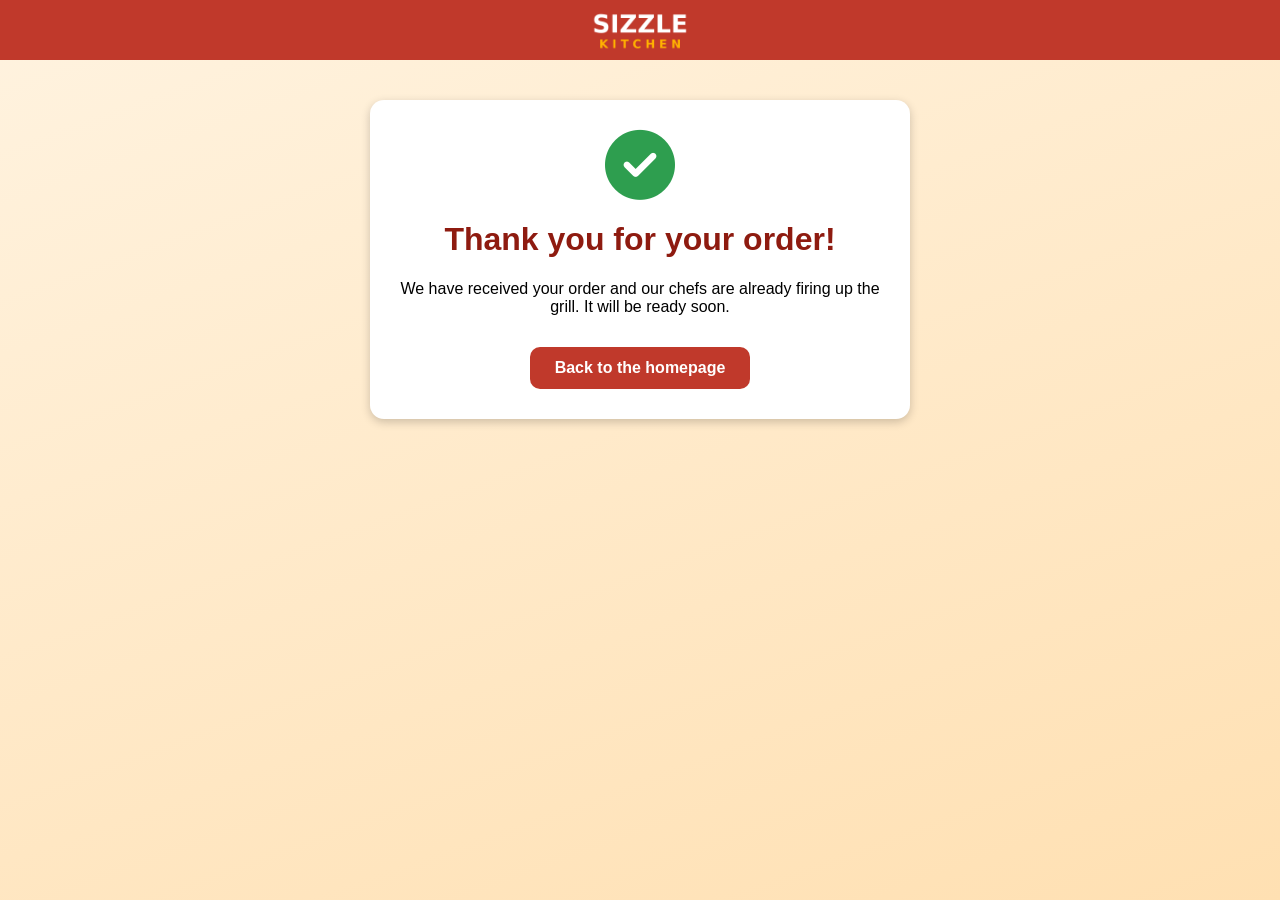
<file: thanks.html>
<!DOCTYPE html>
<html lang="en">
    <head>
        <meta charset="UTF-8" />
        <meta name="viewport" content="width=device-width, initial-scale=1.0">
        <title>Sizzle Kitchen | Thank you</title>
        <link rel="stylesheet" href="style.css">
        <link rel="stylesheet" href="https://cdnjs.cloudflare.com/ajax/libs/font-awesome/6.5.1/css/all.min.css">
    </head>
    <body class="body-meals">

        <div class="header">
            <img src="images/logo-text.png">
        </div>

        <div id="thanks">
            <i class="fa-solid fa-circle-check"></i>
            <h1>Thank you for your order!</h1>
            <p>We have received your order and our chefs are already firing up the grill. It will be ready soon.</p>
            <a href="index.html" class="back-home">Back to the homepage</a>
        </div>

    </body>
</html>
</file>
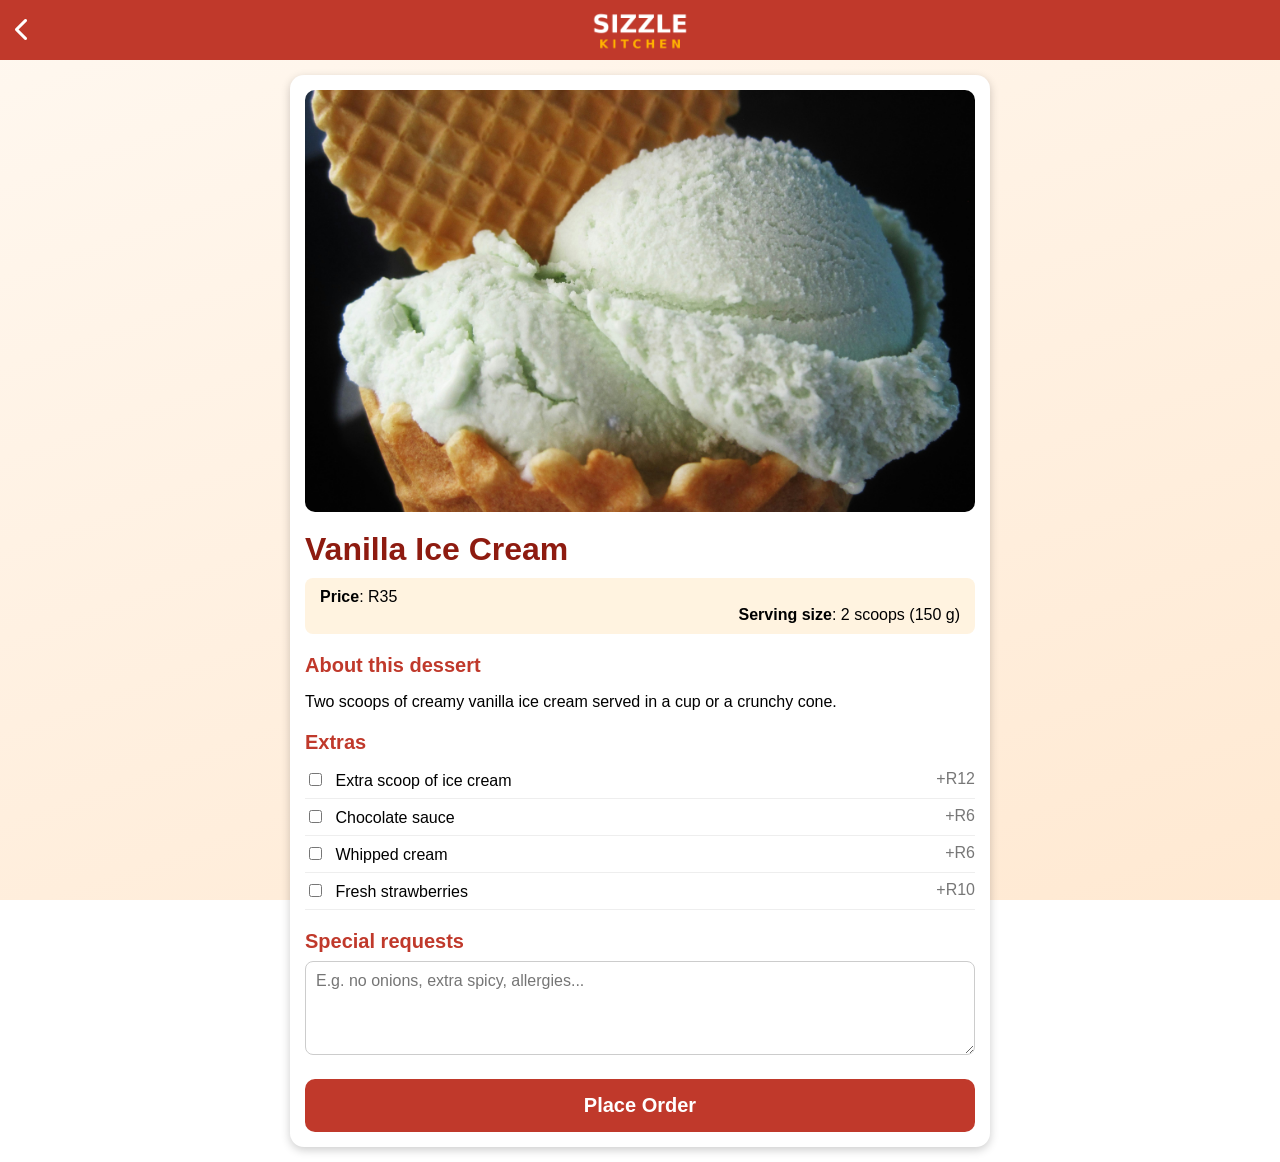
<file: vanilla-ice-cream.html>
<!DOCTYPE html>
<html lang="en">
    <head>
        <meta charset="UTF-8" />
        <meta name="viewport" content="width=device-width, initial-scale=1.0">
        <title>Sizzle Kitchen | Desserts | Vanilla Ice Cream</title>
        <link rel="stylesheet" href="style.css">
        <link rel="stylesheet" href="https://cdnjs.cloudflare.com/ajax/libs/font-awesome/6.5.1/css/all.min.css">
    </head>
    <body class="body-recipes">

        <div class="header">
            <a href="desserts.html"><i class="fa-solid fa-chevron-left"></i></a>
            <img src="images/logo-text.png">
        </div>

        <div id="recipe">
            <div class="recipe-details">

                <img src="images/vanilla-ice-cream.jpg.jpg">
                <h1>Vanilla Ice Cream</h1>

                <div class="recipe-details-info">
                    <p><b>Price</b>: R35</p>
                    <p style="float: right;"><b>Serving size</b>: 2 scoops (150 g)</p>
                </div>

                <div class="recipe-details-about">
                    <h2>About this dessert</h2>
                    <p>Two scoops of creamy vanilla ice cream served in a cup or a crunchy cone.</p>
                </div>

                <form action="thanks.html">

                    <div class="recipe-details-extras">
                        <h2>Extras</h2>
                        <ul>
                            <li>
                                <input id="extra-01" type="checkbox" name="extras" value="Extra scoop of ice cream">
                                <label for="extra-01">Extra scoop of ice cream</label>
                                <span>+R12</span>
                            </li>
                            <li>
                                <input id="extra-02" type="checkbox" name="extras" value="Chocolate sauce">
                                <label for="extra-02">Chocolate sauce</label>
                                <span>+R6</span>
                            </li>
                            <li>
                                <input id="extra-03" type="checkbox" name="extras" value="Whipped cream">
                                <label for="extra-03">Whipped cream</label>
                                <span>+R6</span>
                            </li>
                            <li>
                                <input id="extra-04" type="checkbox" name="extras" value="Fresh strawberries">
                                <label for="extra-04">Fresh strawberries</label>
                                <span>+R10</span>
                            </li>
                        </ul>
                    </div>

                    <div class="recipe-details-notes">
                        <h2>Special requests</h2>
                        <textarea name="notes" rows="4" placeholder="E.g. no onions, extra spicy, allergies..."></textarea>
                    </div>

                    <button type="submit" class="order-button">Place Order</button>

                </form>

            </div>
        </div>

    </body>
</html>
</file>
<file: style.css>
html{
    height: 100%;
}

body{
    font-family: sans-serif;
    margin: 0;
    padding: 0;
    min-height: 100%;
    background-attachment: fixed;
    background-repeat: no-repeat;
    background-size: cover;
}

.body-home{
    background-image: linear-gradient(160deg, #8e1b10, #c0392b 45%, #ff8f00);
}

.body-meals{
    background-image: linear-gradient(160deg, #fff3e0, #ffe0b2);
}

.body-recipes{
    background-image: linear-gradient(160deg, #fff8f0, #ffe9d2);
}

/* ---------- Home page ---------- */
#home{
    max-width: 500px;
    margin: 0 auto;
    padding: 30px 20px;
    text-align: center;
}

#home-logo-img{
    width: 110px;
}

#home-logo-text{
    display: block;
    width: 80%;
    max-width: 320px;
    margin: 10px auto 5px auto;
}

.tagline{
    color: white;
    margin: 0 0 25px 0;
    font-size: 18px;
}

.home-menu-item{
    display: block;
    background-color: rgba(255, 255, 255, 0.92);
    color: #8e1b10;
    text-decoration: none;
    border-radius: 14px;
    padding: 18px;
    margin-bottom: 15px;
    box-shadow: 0 4px 10px rgba(0, 0, 0, 0.25);
}

.home-menu-item i{
    font-size: 30px;
    display: block;
    margin-bottom: 6px;
}

.home-menu-item p{
    margin: 0;
    font-size: 22px;
    font-weight: bold;
}

/* ---------- Header ---------- */
.header{
    background-color: #c0392b;
    height: 60px;
    width: 100%;
    display: flex;
    align-items: center;
    justify-content: center;
    position: relative;
}

.header a{
    position: absolute;
    left: 15px;
    color: white;
    font-size: 24px;
}

.header img{
    height: 45px;
}

/* ---------- List pages ---------- */
#meals{
    max-width: 700px;
    margin: 0 auto;
    padding: 15px;
}

#meals h2{
    color: #8e1b10;
    margin: 5px 0 15px 0;
}

#meals-list a{
    color: inherit;
    text-decoration: none;
}

.meals-list-item{
    display: flex;
    align-items: center;
    background-color: white;
    border-radius: 12px;
    margin-bottom: 14px;
    overflow: hidden;
    box-shadow: 0 3px 8px rgba(0, 0, 0, 0.2);
}

.meals-list-item img{
    width: 110px;
    height: 110px;
    object-fit: cover;
}

.meals-list-text{
    flex: 1;
    padding: 10px 15px;
}

.meals-list-text h1{
    font-size: 20px;
    margin: 0 0 5px 0;
    color: #8e1b10;
}

.meals-list-text p{
    margin: 0;
    color: #555;
}

.meals-list-text .price{
    color: #c0392b;
    font-weight: bold;
    margin-top: 5px;
}

.meals-list-item .arrow{
    padding-right: 15px;
    color: #c0392b;
}

/* ---------- Item page ---------- */
#recipe{
    max-width: 700px;
    margin: 0 auto;
    padding: 15px;
}

.recipe-details{
    background-color: white;
    border-radius: 14px;
    padding: 15px;
    box-shadow: 0 3px 10px rgba(0, 0, 0, 0.2);
}

.recipe-details img{
    width: 100%;
    border-radius: 10px;
}

.recipe-details h1{
    color: #8e1b10;
    margin: 15px 0 10px 0;
}

.recipe-details h2{
    color: #c0392b;
    font-size: 20px;
    margin: 20px 0 8px 0;
}

.recipe-details-info{
    overflow: hidden;
    background-color: #fff3e0;
    padding: 10px 15px;
    border-radius: 8px;
}

.recipe-details-info p{
    margin: 0;
}

.recipe-details ul{
    list-style: none;
    padding: 0;
    margin: 0;
}

.recipe-details li{
    padding: 8px 0;
    border-bottom: 1px solid #eee;
}

.recipe-details li label{
    margin-left: 6px;
}

.recipe-details li span{
    float: right;
    color: #777;
}

textarea{
    width: 100%;
    box-sizing: border-box;
    padding: 10px;
    border: 1px solid #ccc;
    border-radius: 8px;
    font-family: sans-serif;
    font-size: 16px;
}

.order-button{
    display: block;
    width: 100%;
    margin-top: 20px;
    padding: 15px;
    background-color: #c0392b;
    color: white;
    border: none;
    border-radius: 10px;
    font-size: 20px;
    font-weight: bold;
    cursor: pointer;
}

.order-button:hover{
    background-color: #8e1b10;
}

/* ---------- Thank you page ---------- */
#thanks{
    max-width: 500px;
    margin: 40px auto;
    padding: 30px 20px;
    background-color: white;
    border-radius: 14px;
    text-align: center;
    box-shadow: 0 3px 10px rgba(0, 0, 0, 0.2);
}

#thanks i{
    font-size: 70px;
    color: #2e9e4f;
}

#thanks h1{
    color: #8e1b10;
}

.back-home{
    display: inline-block;
    margin-top: 15px;
    padding: 12px 25px;
    background-color: #c0392b;
    color: white;
    text-decoration: none;
    border-radius: 10px;
    font-weight: bold;
}

/* ---------- Small screens ---------- */
@media (max-width: 480px){
    .meals-list-item img{
        width: 90px;
        height: 90px;
    }

    .meals-list-text h1{
        font-size: 17px;
    }

    .recipe-details-info p{
        float: none !important;
        margin-bottom: 4px;
    }
}
</file>
